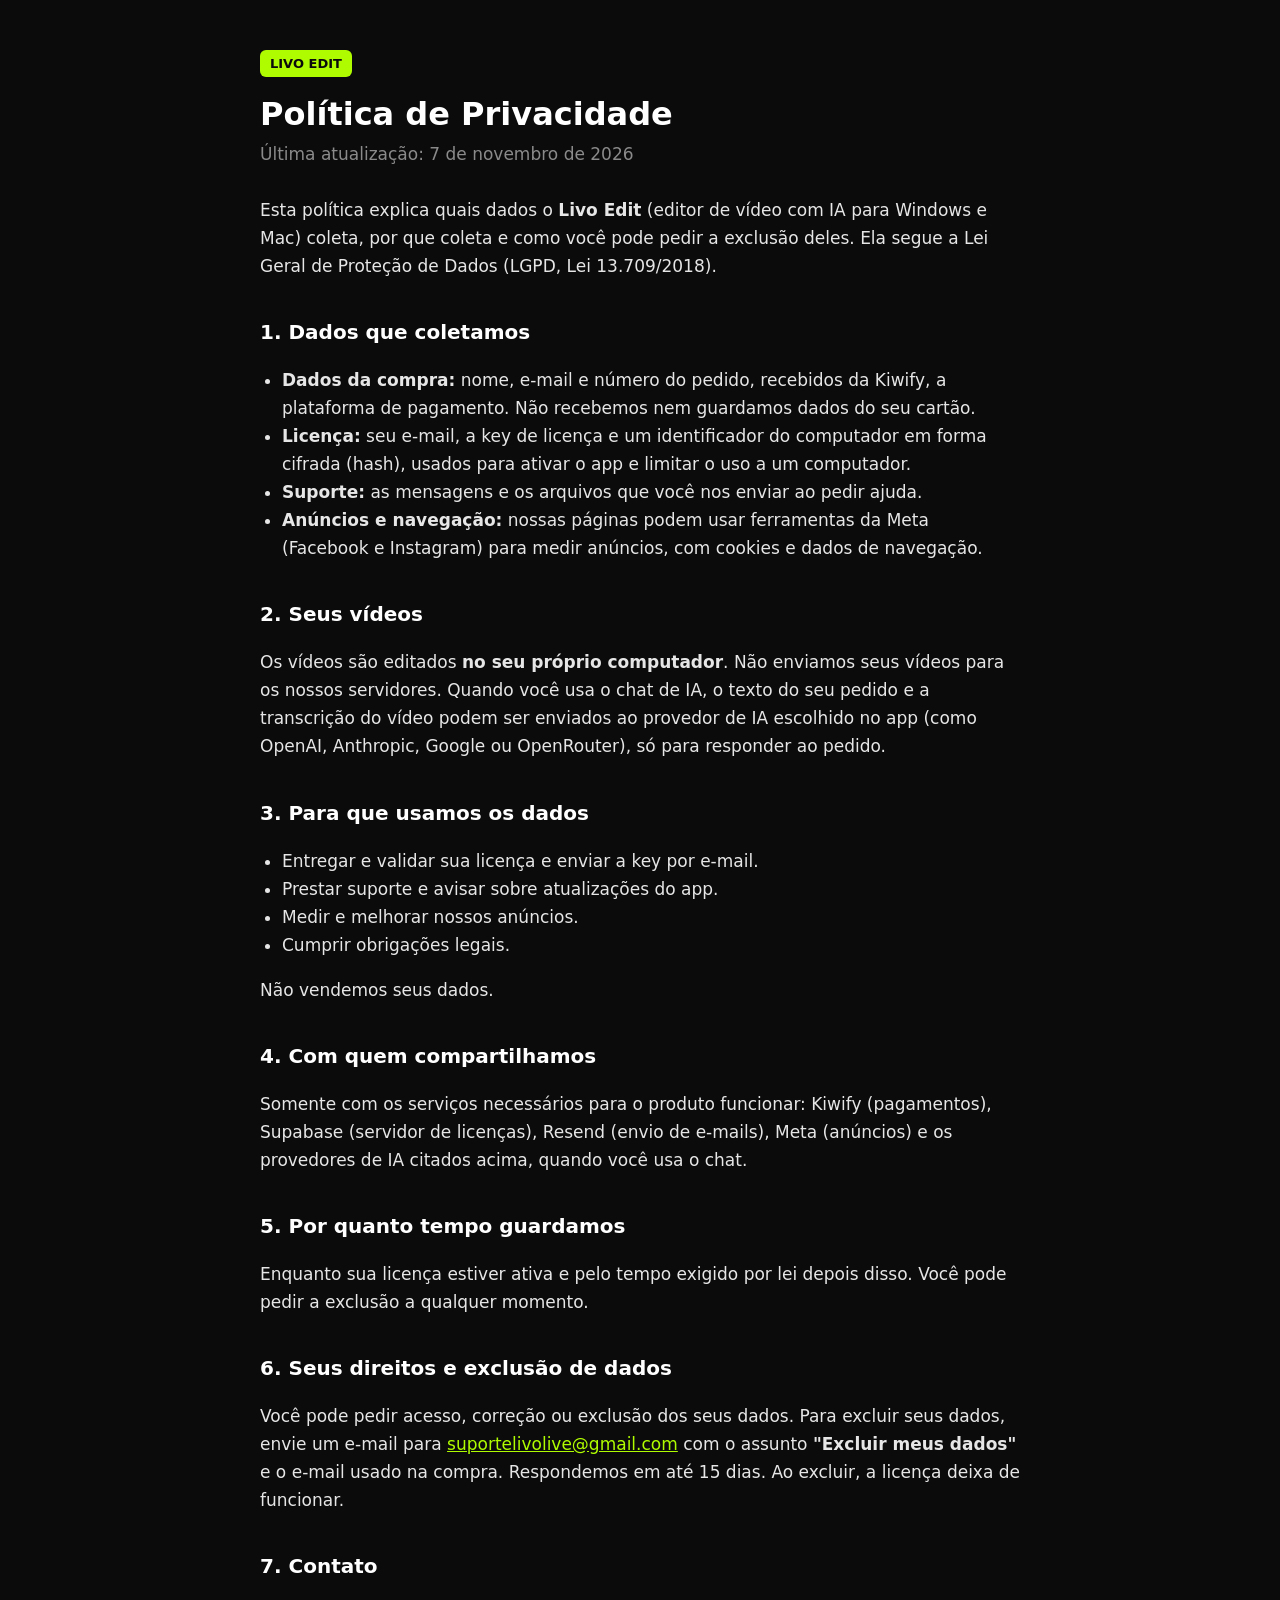
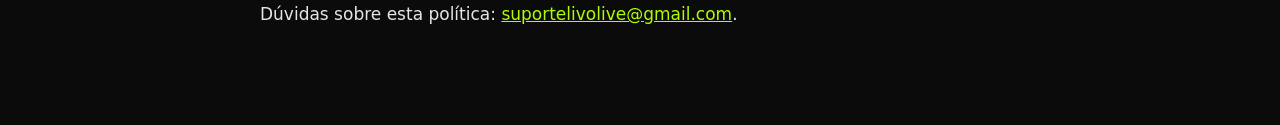
<file: privacidade/index.html>
<!doctype html>
<html lang="pt-BR">
<head>
<meta charset="utf-8">
<meta name="viewport" content="width=device-width, initial-scale=1">
<title>Política de Privacidade — Livo Edit</title>
<style>
  body { margin: 0; background: #0b0b0b; color: #e6e6e6; font: 17px/1.65 system-ui, -apple-system, "Segoe UI", Roboto, sans-serif; }
  main { max-width: 760px; margin: 0 auto; padding: 48px 20px 80px; }
  h1 { font-size: 32px; line-height: 1.2; color: #fff; margin: 0 0 6px; }
  h2 { font-size: 20px; color: #fff; margin: 36px 0 8px; }
  .data { color: #8a8a8a; margin: 0 0 28px; }
  a { color: #affc00; }
  ul { padding-left: 22px; }
  .marca { display: inline-block; background: #affc00; color: #0b0b0b; font-weight: 700; font-size: 13px; padding: 3px 10px; border-radius: 6px; margin-bottom: 18px; }
</style>
</head>
<body>
<main>
  <span class="marca">LIVO EDIT</span>
  <h1>Política de Privacidade</h1>
  <p class="data">Última atualização: 7 de novembro de 2026</p>

  <p>Esta política explica quais dados o <strong>Livo Edit</strong> (editor de vídeo com IA para Windows e Mac) coleta, por que coleta e como você pode pedir a exclusão deles. Ela segue a Lei Geral de Proteção de Dados (LGPD, Lei 13.709/2018).</p>

  <h2>1. Dados que coletamos</h2>
  <ul>
    <li><strong>Dados da compra:</strong> nome, e-mail e número do pedido, recebidos da Kiwify, a plataforma de pagamento. Não recebemos nem guardamos dados do seu cartão.</li>
    <li><strong>Licença:</strong> seu e-mail, a key de licença e um identificador do computador em forma cifrada (hash), usados para ativar o app e limitar o uso a um computador.</li>
    <li><strong>Suporte:</strong> as mensagens e os arquivos que você nos enviar ao pedir ajuda.</li>
    <li><strong>Anúncios e navegação:</strong> nossas páginas podem usar ferramentas da Meta (Facebook e Instagram) para medir anúncios, com cookies e dados de navegação.</li>
  </ul>

  <h2>2. Seus vídeos</h2>
  <p>Os vídeos são editados <strong>no seu próprio computador</strong>. Não enviamos seus vídeos para os nossos servidores. Quando você usa o chat de IA, o texto do seu pedido e a transcrição do vídeo podem ser enviados ao provedor de IA escolhido no app (como OpenAI, Anthropic, Google ou OpenRouter), só para responder ao pedido.</p>

  <h2>3. Para que usamos os dados</h2>
  <ul>
    <li>Entregar e validar sua licença e enviar a key por e-mail.</li>
    <li>Prestar suporte e avisar sobre atualizações do app.</li>
    <li>Medir e melhorar nossos anúncios.</li>
    <li>Cumprir obrigações legais.</li>
  </ul>
  <p>Não vendemos seus dados.</p>

  <h2>4. Com quem compartilhamos</h2>
  <p>Somente com os serviços necessários para o produto funcionar: Kiwify (pagamentos), Supabase (servidor de licenças), Resend (envio de e-mails), Meta (anúncios) e os provedores de IA citados acima, quando você usa o chat.</p>

  <h2>5. Por quanto tempo guardamos</h2>
  <p>Enquanto sua licença estiver ativa e pelo tempo exigido por lei depois disso. Você pode pedir a exclusão a qualquer momento.</p>

  <h2>6. Seus direitos e exclusão de dados</h2>
  <p>Você pode pedir acesso, correção ou exclusão dos seus dados. Para excluir seus dados, envie um e-mail para <a href="mailto:suportelivolive@gmail.com?subject=Excluir%20meus%20dados">suportelivolive@gmail.com</a> com o assunto <strong>"Excluir meus dados"</strong> e o e-mail usado na compra. Respondemos em até 15 dias. Ao excluir, a licença deixa de funcionar.</p>

  <h2>7. Contato</h2>
  <p>Dúvidas sobre esta política: <a href="mailto:suportelivolive@gmail.com">suportelivolive@gmail.com</a>.</p>
</main>
</body>
</html>
</file>
